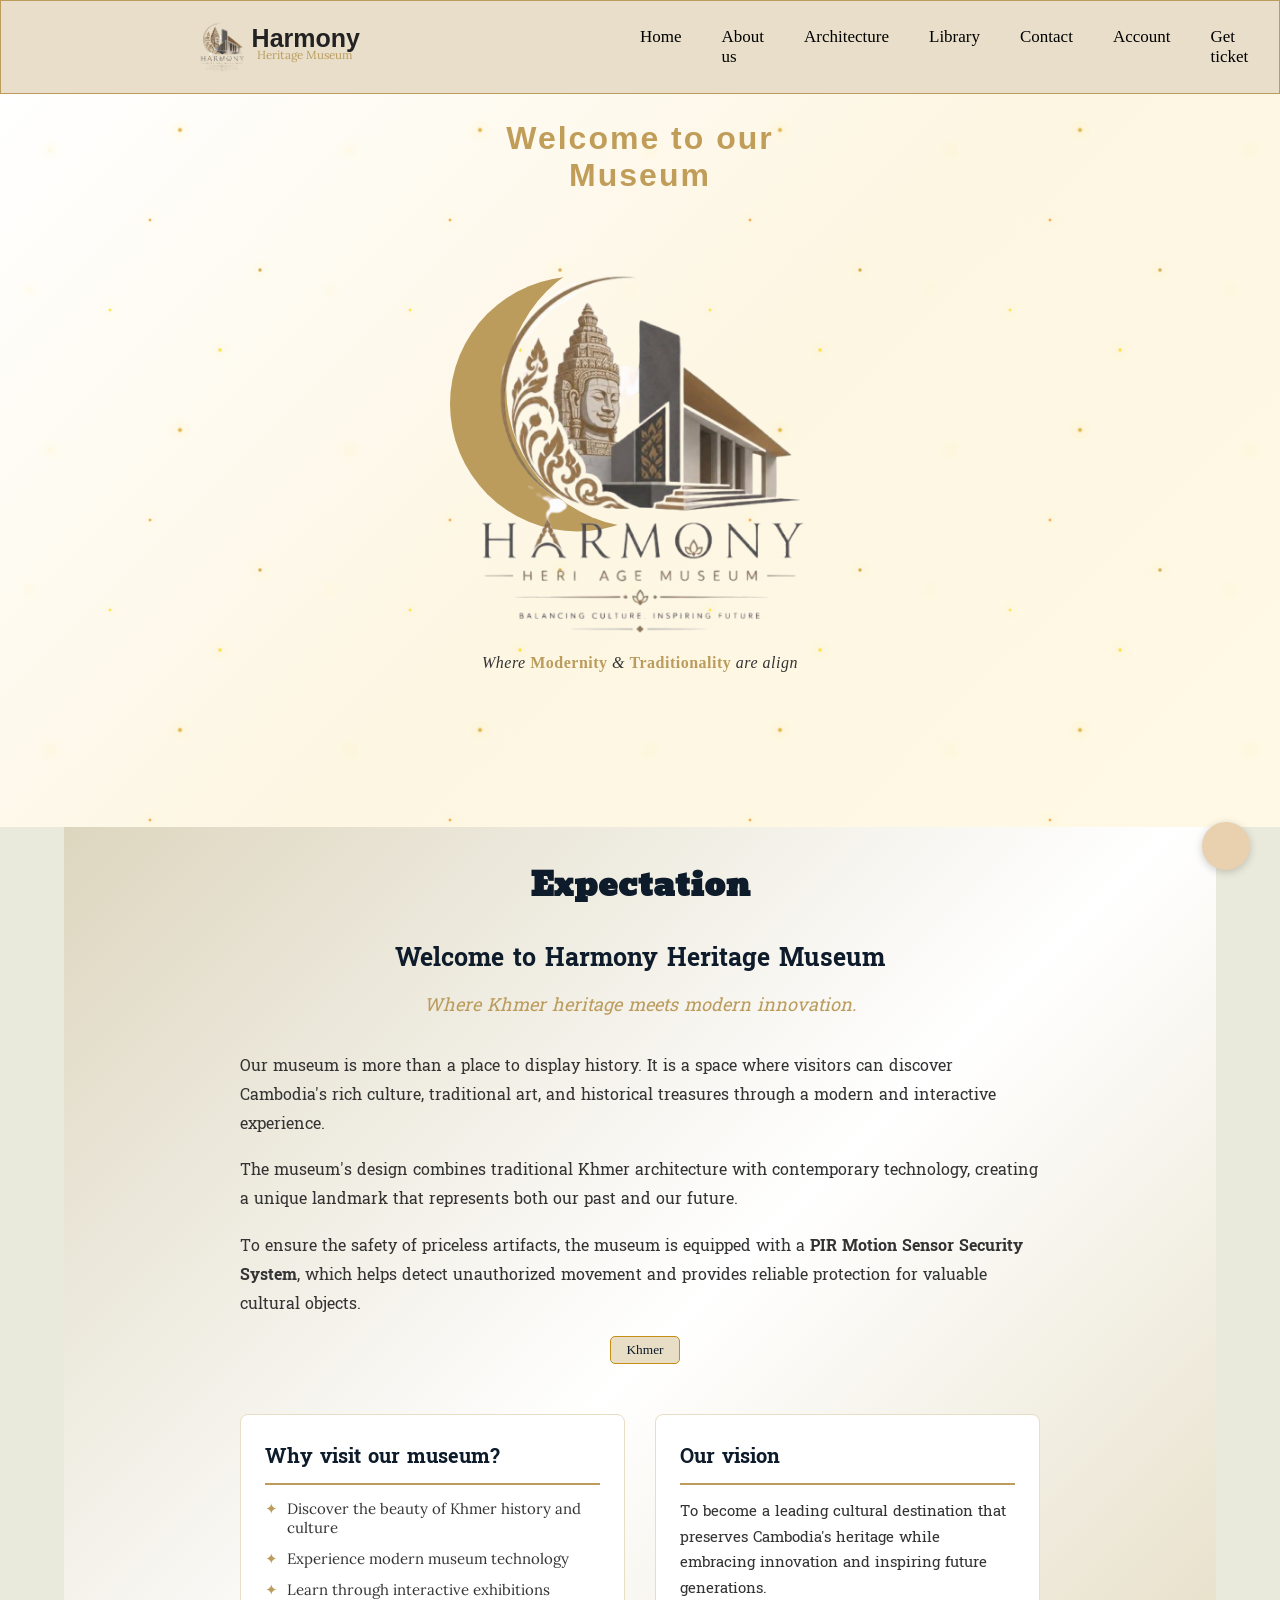
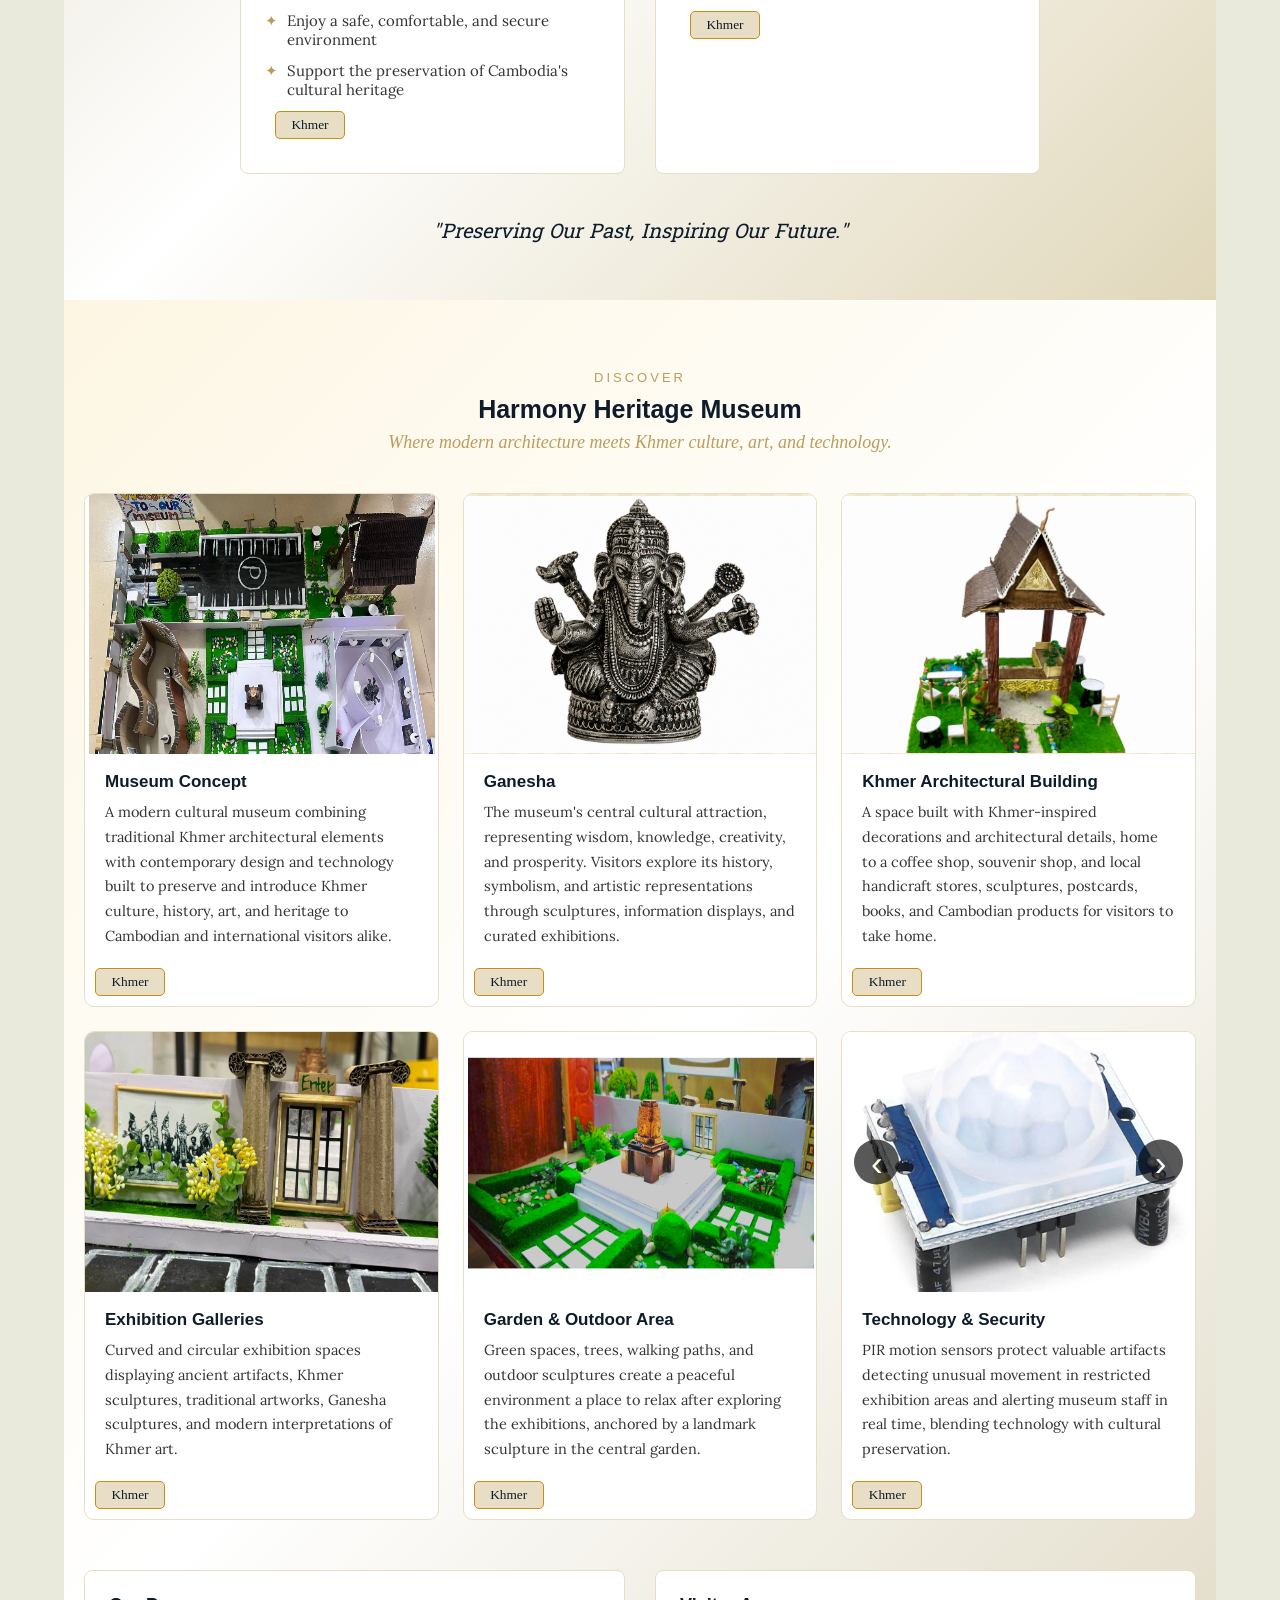
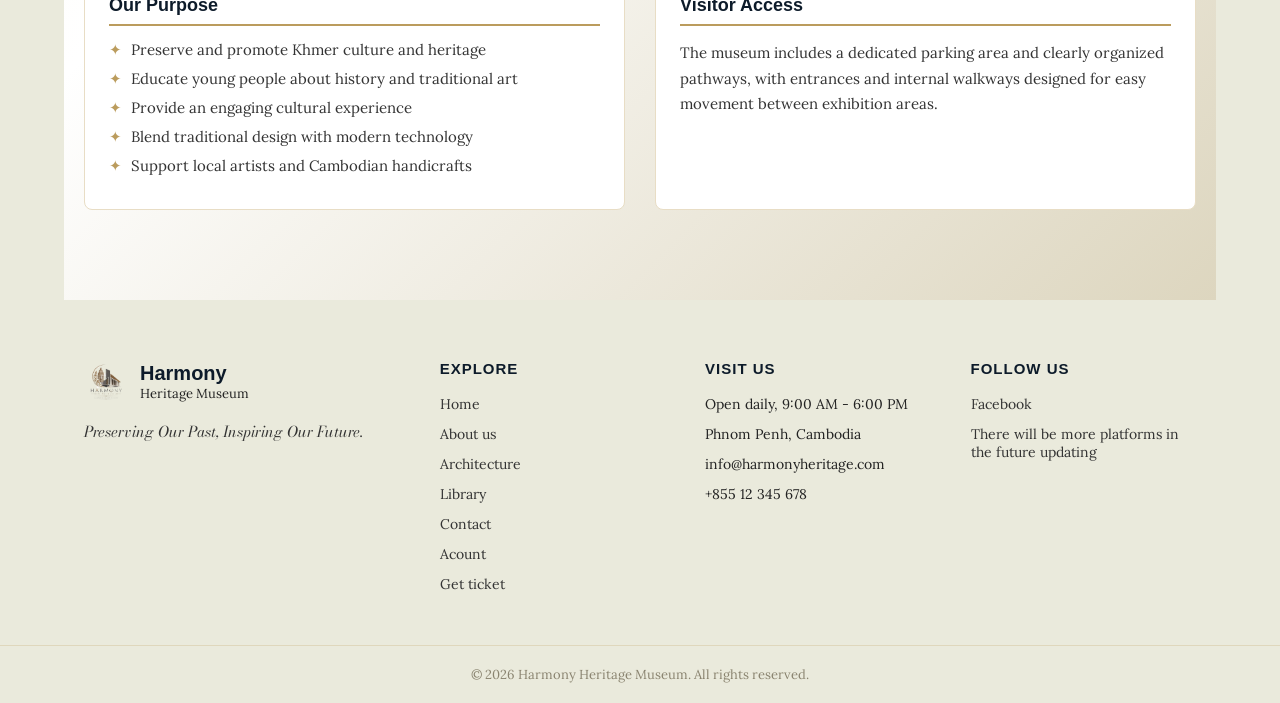
<file: index.html>
<!DOCTYPE html>
<html lang="en">
    <head>
        <meta charset="UTF-8">
        <meta name="viewport" content="width=device-width, initial-scale=1.0">
        <title>Harmony Heritage Museum</title>
        <link rel="stylesheet" href="index.css">
        <link rel="icon" href="harmony-round.png">
        <link href="https://fonts.googleapis.com/css2?family=Lora&display=swap" rel="stylesheet">
        <link rel="preconnect" href="https://fonts.googleapis.com">
        <link rel="preconnect" href="https://fonts.gstatic.com" crossorigin>
        <link
            href="https://fonts.googleapis.com/css2?family=Battambang:wght@100;300;400;700;900&family=Bayon&family=Bodoni+Moda:ital,opsz,wght@0,6..96,400..900;1,6..96,400..900&family=Hanuman:wght@100..900&family=Montenegrin+Gothic+One&family=Moul&family=Noto+Sans+Khmer:wght@100..900&family=Noto+Serif:ital,wght@0,100..900;1,100..900&family=Nunito:ital,wght@0,200..1000;1,200..1000&family=Oswald:wght@200..700&family=Roboto+Condensed:ital,wght@0,100..900;1,100..900&family=Roboto:ital,wght@0,100..900;1,100..900&display=swap"
            rel="stylesheet">
        <link rel="preconnect" href="https://fonts.googleapis.com">
        <link rel="preconnect" href="https://fonts.gstatic.com" crossorigin>
        <link
            href="https://fonts.googleapis.com/css2?family=Battambang:wght@100;300;400;700;900&family=Bayon&family=Bodoni+Moda:ital,opsz,wght@0,6..96,400..900;1,6..96,400..900&family=Hanuman:wght@100..900&family=Montenegrin+Gothic+One&family=Moul&family=Noto+Sans+Khmer:wght@100..900&family=Noto+Serif:ital,wght@0,100..900;1,100..900&family=Nunito:ital,wght@0,200..1000;1,200..1000&family=Oswald:wght@200..700&family=Roboto+Condensed:ital,wght@0,100..900;1,100..900&family=Roboto:ital,wght@0,100..900;1,100..900&display=swap"
            rel="stylesheet">
    </head>

    <body>
        <header>
            <nav class="navbar">
                <div class="logo">
                    <img src="harmony-round-removebg-preview.png" alt="">
                    <div class="museum-tittle">
                        <h1>Harmony</h1>
                        <p><small>Heritage Museum</small></p>
                    </div>
                </div>

                <ul class="nav-links">
                    <li><a href="#home">Home</a></li>
                    <li><a href="#aboutus">About us</a></li>
                    <li><a href="#arch">Architecture</a></li>
                    <li><a href="library.html">Library</a></li>
                    <li><a href="#contact">Contact</a></li>
                    <li><a target="_blank" href="acc.html">Account</a></li>
                    <li><a target="_blank" href="buy-ticket.html">Get ticket</a></li>
                </ul>

                <div class="hamburger" onclick="document.querySelector('.nav-links').classList.toggle('active')">
                    ☰
                </div>
            </nav>
        </header>

        <main>
            <div class="home" id="home">
                <a href="#home">
                    <div class="sound-toggle" id="soundToggle">
                        <div class="scroll-indicator" id="scroll1">
                            <span></span>
                            <span></span>
                            <span></span>
                        </div>
                    </div>
                </a>
        
                <h1 style="transform: translateY(30px);">
                    Welcome to our
                </h1>

                <h1 style="transform: translateY(30px);">
                    Museum
                </h1>

                <div class="greeting" style="position: relative; width: 400px; height: 400px;;">
                    <svg width="300" height="400" viewBox="0 0 400 400" xmlns="http://www.w3.org/2000/svg"
                        style="position: absolute; top: 10px; left: 10px; ">
                        <defs>
                            <mask id="crescent-cutout">
                                <rect x="0" y="0" width="350" height="400" fill="white" />


                                <circle cx="260" cy="180" r="185" fill="black" />
                            </mask>
                        </defs>

                        < <circle cx="170" cy="200" r="170" fill="#bb9c5d" mask="url(#crescent-cutout)" />
                    </svg>

                    <img src="harmony-round-removebg-preview.png" alt=""
                        style="position: absolute; top: 10px; left: -25px; width: 450px; height: 500px; object-fit: contain;" />
                </div>

                <div class="home-quote" style="margin-top: 60px;">
                    <p>
                        Where <b>Modernity</b> & <b>Traditionality</b> are align
                    </p>
                </div>

                <div class="scroll-indicator">
                    <span></span>
                    <span></span>
                    <span></span>
                </div>
            </div>

            <div class="about-us" id="aboutus">
                <div class="about-container">
                    <h1 style="transform: translateY(-20px);">
                        Expectation
                    </h1>

                    <h2>Welcome to Harmony Heritage Museum</h2>

                    <p class="about-tagline">
                        Where Khmer heritage meets modern innovation.
                    </p>

                    <p class="about-text" id="about-text1">
                        Our museum is more than a place to display history. It is a space where visitors can discover
                        Cambodia's rich culture, traditional art, and historical treasures through a modern and
                        interactive
                        experience.
                    </p>

                    <p class="about-text" id="about-text2">
                        The museum's design combines traditional Khmer architecture with contemporary technology,
                        creating
                        a unique landmark that represents both our past and our future.
                    </p>

                    <p class="about-text" id="about-text3">
                        To ensure the safety of priceless artifacts, the museum is equipped with a
                        <b>PIR Motion Sensor Security System</b>, which helps detect unauthorized movement and provides
                        reliable protection for valuable cultural objects.
                    </p>
                    <button class="translate" id="greetingTranslate" ;">Khmer</button>
                    <div class="about-grid">
                        <div class="about-why">
                            <h3>Why visit our museum?</h3>

                            <ul>
                                <li id="whylist1">Discover the beauty of Khmer history and culture</li>
                                <li id="whylist2">Experience modern museum technology</li>
                                <li id="whylist3">Learn through interactive exhibitions</li>
                                <li id="whylist4">Enjoy a safe, comfortable, and secure environment</li>
                                <li id="whylist5">Support the preservation of Cambodia's cultural heritage</li>
                            </ul>
                            <button class="translate" id="reasonTranslate">Khmer</button>
                        </div>

                        <div class="about-vision">
                            <h3>Our vision</h3>

                            <p>
                                To become a leading cultural destination that preserves Cambodia's heritage while
                                embracing
                                innovation and inspiring future generations.
                            </p>
                            <button class="translate" id="visionTranslate"
                                style="transform: translateY(10px);">Khmer</button>
                        </div>
                    </div>

                    <p class="about-slogan">
                        "Preserving Our Past, Inspiring Our Future."
                    </p>
                </div>
            </div>

            <div class="museum-info" id="arch">
                <div class="info-header">
                    <p class="section-label">Discover</p>

                    <h2>Harmony Heritage Museum</h2>

                    <p class="about-tagline">
                        Where modern architecture meets Khmer culture, art, and technology.
                    </p>
                </div>

                <div class="info-grid">
                    <div class="info-card">
                        <div class="info-img-placeholder">
                            <div class="threedimg" id="threeimg0"></div>
                        </div>
                        <h3>Museum Concept</h3>

                        <p>
                            A modern cultural museum combining traditional Khmer architectural elements with
                            contemporary design and technology built to preserve and introduce Khmer culture,
                            history, art, and heritage to Cambodian and international visitors alike.
                        </p>
                        <button id="translate1" class="translate">Khmer</button>
                    </div>

                    <div class="info-card featured">
                        <div class="info-img-placeholder large image-slider">
                            <div class="info-img-placeholder large">
                                <div class="threedimg" id="threeimg1"></div>
                            </div>
                        </div>

                        <h3>
                            Ganesha
                            <span class="khmer-tag"></span>
                        </h3>

                        <p>
                            The museum's central cultural attraction, representing wisdom, knowledge, creativity, and
                            prosperity. Visitors explore its history, symbolism, and artistic representations
                            through sculptures, information displays, and curated exhibitions.
                        </p>
                        <button id="translate2" class="translate">Khmer</button>
                    </div>

                    <div class="info-card">
                        <div class="info-img-placeholder image-slider">
                            <div class="info-img-placeholder">
                                <div class="threedimg" id="threeimg2"></div>
                            </div>
                        </div>

                        <h3>Khmer Architectural Building</h3>

                        <p>
                            A space built with Khmer-inspired decorations and architectural details, home to a
                            coffee shop, souvenir shop, and local handicraft stores, sculptures, postcards, books,
                            and Cambodian products for visitors to take home.
                        </p>
                        <button id="translate3" class="translate">Khmer</button>
                    </div>

                    <div class="info-card">
                        <div class="info-img-placeholder image-slider">
                            <div class="info-img-placeholder">
                                <div class="threedimg" id="threeimg3"></div>
                            </div>
                        </div>

                        <h3>Exhibition Galleries</h3>

                        <p>
                            Curved and circular exhibition spaces displaying ancient artifacts, Khmer sculptures,
                            traditional artworks, Ganesha sculptures, and modern interpretations of Khmer art.
                        </p>
                        <button id="translate4" class="translate">Khmer</button>
                    </div>

                    <div class="info-card">
                        <div class="info-img-placeholder">
                            <div class="threedimg" id="threeimg4"></div>
                        </div>

                        <h3>Garden & Outdoor Area</h3>

                        <p>
                            Green spaces, trees, walking paths, and outdoor sculptures create a peaceful environment a
                            place to relax after
                            exploring the exhibitions, anchored by a landmark sculpture in the central garden.
                        </p>

                        <button id="translate5" class="translate">Khmer</button>
                    </div>

                    <div class="info-card">
                        <div class="info-img-placeholder image-slider">
                            <button class="slider-btn prev" type="button">‹</button>

                            <div class="threedimg" id="threeimg5"></div>

                            <button class="slider-btn next" type="button">›</button>
                        </div>

                        <h3>Technology & Security</h3>

                        <p>
                            PIR motion sensors protect valuable artifacts detecting unusual movement in restricted
                            exhibition areas and alerting museum staff in real time, blending technology with
                            cultural preservation.
                        </p>
                        <button id="translate6" class="translate">Khmer</button>
                    </div>
                </div>

                <div class="info-footer">
                    <div class="info-footer-item">
                        <h4>Our Purpose</h4>

                        <ul>
                            <li>Preserve and promote Khmer culture and heritage</li>
                            <li>Educate young people about history and traditional art</li>
                            <li>Provide an engaging cultural experience</li>
                            <li>Blend traditional design with modern technology</li>
                            <li>Support local artists and Cambodian handicrafts</li>
                        </ul>
                    </div>

                    <div class="info-footer-item">
                        <h4>Visitor Access</h4>

                        <p>
                            The museum includes a dedicated parking area and clearly organized pathways, with
                            entrances and internal walkways designed for easy movement between exhibition areas.
                        </p>
                    </div>
                </div>
            </div>
            
        </main>
        <footer class="site-footer" id="contact">
            <div class="footer-container">
                <div class="footer-brand">
                    <div class="footer-logo">
                        <img src="harmony-round-removebg-preview.png" alt="">
                        <div>
                            <h3>Harmony</h3>
                            <p>Heritage Museum</p>
                        </div>
                    </div>
                    <p class="footer-tagline">
                        Preserving Our Past, Inspiring Our Future.
                    </p>
                </div>

                <div class="footer-links">
                    <h4>Explore</h4>
                    <ul>
                        <li><a href="#home">Home</a></li>
                        <li><a href="#aboutus">About us</a></li>
                        <li><a href="#arch">Architecture</a></li>
                        <li><a href="library.html">Library</a></li>
                        <li><a href="#contact">Contact</a></li>
                        <li><a target="_blank" href="acc.html">Acount</a></li>
                        <li><a target="_blank" href="buy-ticket.html">Get ticket</a></li>
                    </ul>
                </div>

                <div class="footer-links">
                    <h4>Visit us</h4>
                    <ul>
                        <li>Open daily, 9:00 AM - 6:00 PM</li>
                        <li>Phnom Penh, Cambodia</li>
                        <li>info@harmonyheritage.com</li>
                        <li>+855 12 345 678</li>
                    </ul>
                </div>

                <div class="footer-links">
                    <h4>Follow us</h4>
                    <ul class="footer-social">
                        <li><a href="https://www.facebook.com/share/1FCtQmSQcn/?mibextid=wwXIfr" aria-label="Facebook">Facebook</a></li>
                        <li><a href="">There will be more platforms in the future updating</a></li>
                    </ul>
                </div>
            </div>

            <div class="footer-bottom">
                <p>&copy; <span id="footer-year"></span> Harmony Heritage Museum. All rights reserved.</p>
            </div>
        </footer>
 
        <script src="index.js"></script>
    </body>
</html>
</file>
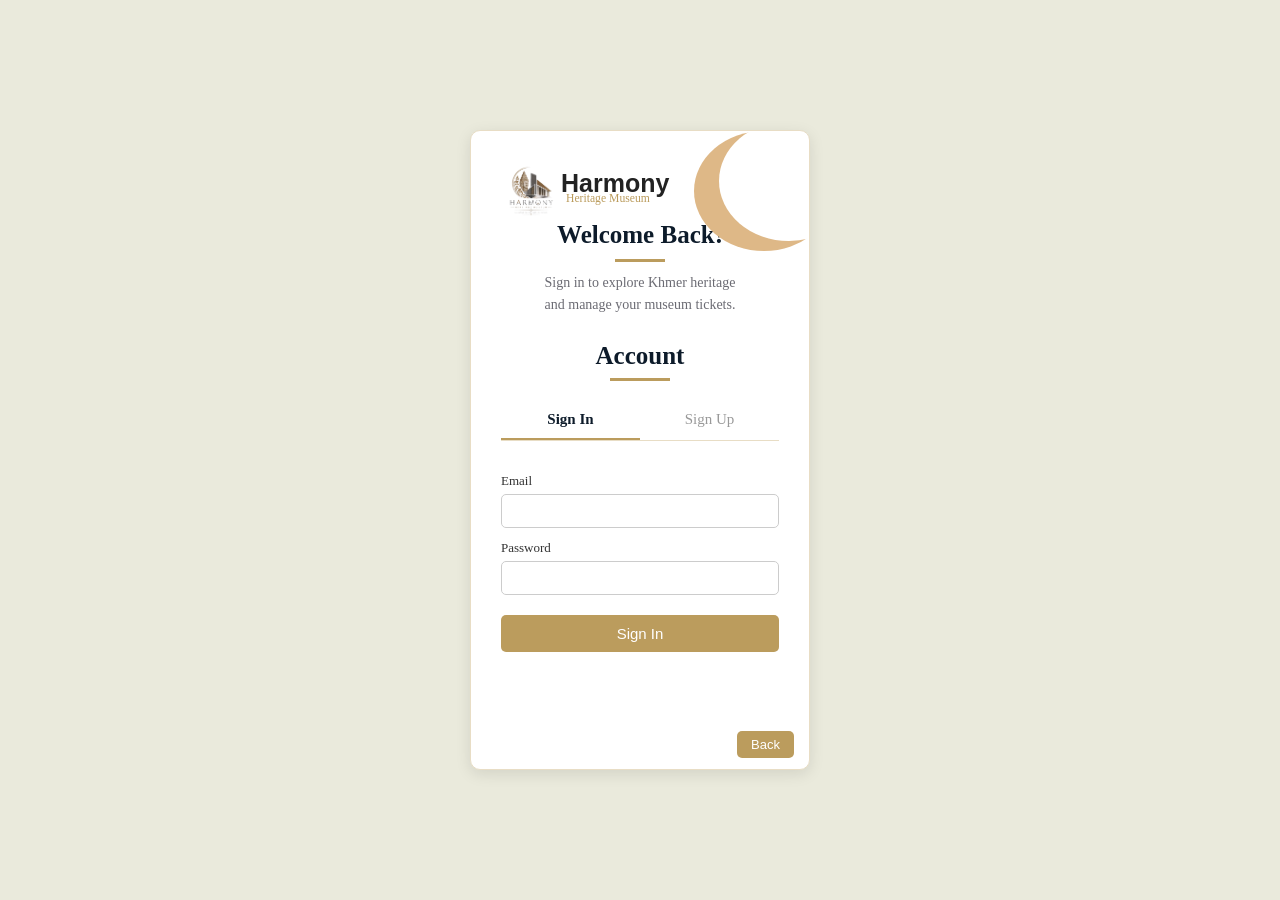
<file: acc.html>
<!DOCTYPE html>
<html lang="en">
    <head>
        <meta charset="UTF-8">
        <meta name="viewport" content="width=device-width, initial-scale=1.0">
        <title>Harmony Heritage Museum - Account</title>
        <link rel="stylesheet" href="acc.css">
    </head>
    <body>

        <div class="account-box">
           
                <a href="index.html"><button type="button" class="backBtn">Back</button></a>
            <div class="logo">
                <img src="harmony-round-removebg-preview.png" alt="">
                <div class="museum-tittle">
                    <h1>Harmony</h1>
                    <p><small>Heritage Museum</small></p>
                </div>
            </div>
            <div class="info">
                <h1>Welcome Back!</h1>
                <p>Sign in to explore Khmer heritage<br>and manage your museum tickets.</p>
            </div>
            <div class="account-header">
                <h1>Account</h1>
                <span class="underline"></span>
            </div>

           
            <div class="tabs">
                <button class="tab-btn active" id="signinTab">Sign In</button>
                <button class="tab-btn" id="signupTab">Sign Up</button>
                
            </div>

            
            <form id="signinForm" class="auth-form">
                <label for="siEmail">Email</label>
                <input type="email" id="siEmail" required>

                <label for="siPassword">Password</label>
                <input type="password" id="siPassword" required>

                <button type="submit" class="submitBtn">Sign In</button>
            </form>

            
            <form id="signupForm" class="auth-form hidden">
                <label for="suName">Full Name</label>
                <input type="text" id="suName" required>

                <label for="suEmail">Email</label>
                <input type="email" id="suEmail" required>

                <label for="suPassword">Password</label>
                <input type="password" id="suPassword" required>

                <button type="submit" class="submitBtn">Create Account</button>
        
            </form>

           
            <div id="profileView" class="profile-view hidden">
                <div class="avatar">
                    <svg xmlns="http://www.w3.org/2000/svg" viewBox="0 -960 960 960">
                        <path
                            d="M234-276q51-39 114-61.5T480-360q69 0 132 22.5T726-276q35-41 54.5-93T800-480q0-133-93.5-226.5T480-800q-133 0-226.5 93.5T160-480q0 59 19.5 111t54.5 93Zm146.5-204.5Q340-521 340-580t40.5-99.5Q421-720 480-720t99.5 40.5Q620-639 620-580t-40.5 99.5Q539-440 480-440t-99.5-40.5ZM480-80q-83 0-156-31.5T197-197q-54-54-85.5-127T80-480q0-83 31.5-156T197-763q54-54 127-85.5T480-880q83 0 156 31.5T763-763q54 54 85.5 127T880-480q0 83-31.5 156T763-197q-54 54-127 85.5T480-80Zm100-95.5q47-15.5 86-44.5-39-29-86-44.5T480-280q-53 0-100 15.5T294-220q39 29 86 44.5T480-160q53 0 100-15.5ZM523-537q17-17 17-43t-17-43q-17-17-43-17t-43 17q-17 17-17 43t17 43q17 17 43 17t43-17Zm-43-43Zm0 360Z" />
                    </svg>
                </div>
                <h2 id="profileName">Guest</h2>
                <p id="profileEmail">guest@example.com</p>
                <button id="logoutBtn" class="submitBtn logoutBtn">Log Out</button>
              
            </div>
        </div>

        <script src="acc.js"></script>
    </body>
</html>
</file>
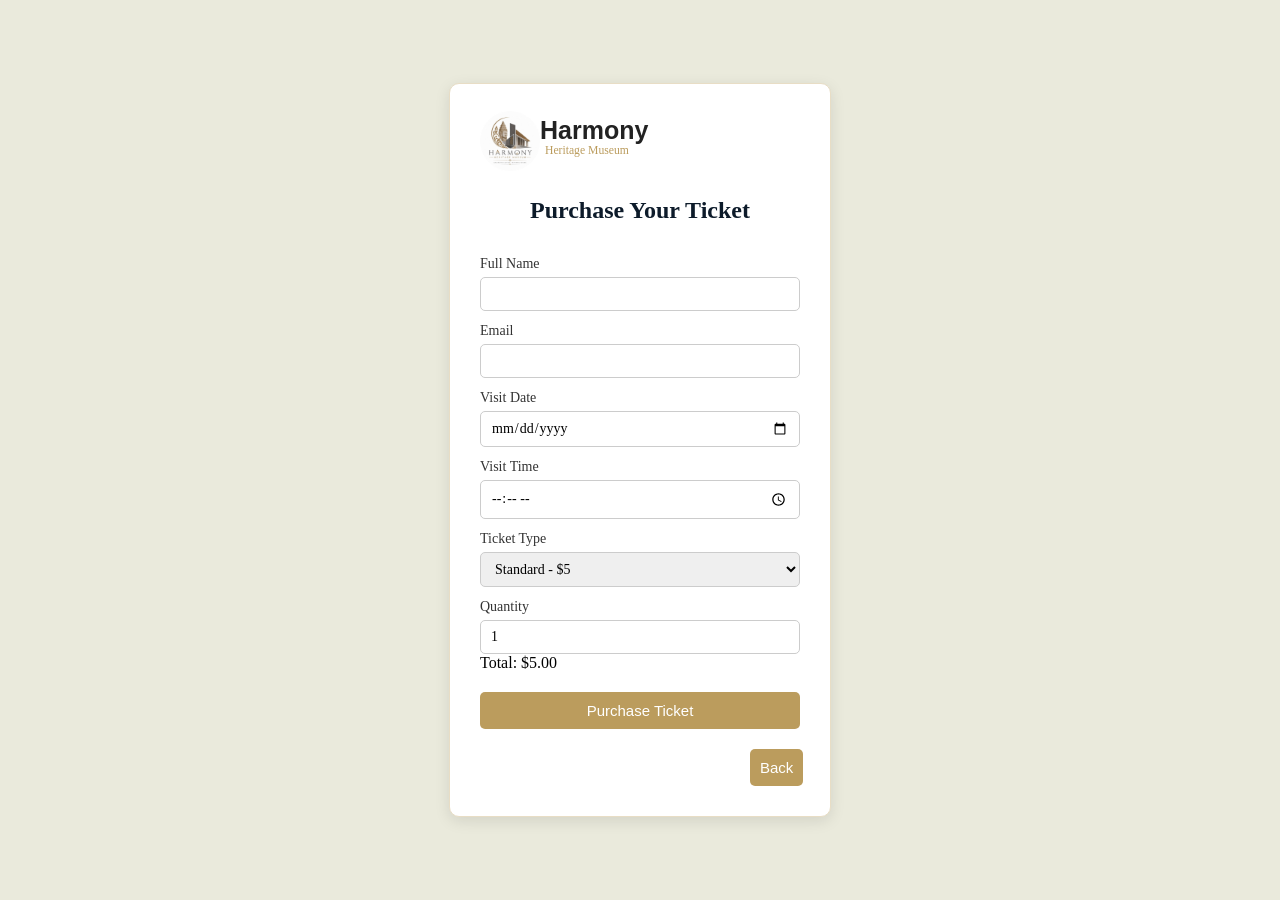
<file: buy-ticket.html>
<!DOCTYPE html>
<html lang="en">

    <head>
        <meta charset="UTF-8">
        <meta name="viewport" content="width=device-width, initial-scale=1.0">

        <title>Harmony Heritage Museum - Purchase Ticket</title>

        <link rel="icon" href="harmony-round.png">
        <link rel="stylesheet" href="buy-ticket.css">
    </head>

    <body>

        <form id="ticketForm">

            <div class="logo">
                <img src="harmony-round.png" alt="Harmony Heritage Museum">

                <div class="museum-tittle">
                    <h1>Harmony</h1>
                    <p><small>Heritage Museum</small></p>
                </div>
            </div>

            <h2>Purchase Your Ticket</h2>

            <label for="name">Full Name</label>
            <input type="text" id="name" required>


            <label for="email">Email</label>
            <input type="email" id="email" required>


            <label for="date">Visit Date</label>
            <input type="date" id="date" required>


            <label for="time">Visit Time</label>
            <input type="time" id="time" required>


            <label for="ticketType">Ticket Type</label>

            <select id="ticketType" required>
                <option value="standard" data-price="5">
                    Standard - $5
                </option>

                <option value="student" data-price="3">
                    Student - $3
                </option>

                <option value="child" data-price="0">
                    Child - Free
                </option>
            </select>


            <label for="quantity">Quantity</label>

            <input type="number" id="quantity" min="1" value="1" required>


            <div class="total">
                Total: $<span id="total">5.00</span>
            </div>


            <button type="submit">
                Purchase Ticket
            </button>

            <a href="index.html">
                <button type="button" class="backBtn">
                    Back
                </button>
            </a>

        </form>


        <script>

            const form = document.getElementById("ticketForm");

            const ticketType = document.getElementById("ticketType");

            const quantity = document.getElementById("quantity");

            const total = document.getElementById("total");


           
            function calculateTotal() {

                const price =
                    Number(
                        ticketType.options[
                            ticketType.selectedIndex
                        ].dataset.price
                    );

                const amount = Number(quantity.value);

                total.textContent =
                    (price * amount).toFixed(2);
            }


            ticketType.addEventListener(
                "change",
                calculateTotal
            );

            quantity.addEventListener(
                "input",
                calculateTotal
            );


           
            form.addEventListener("submit", function (event) {

                event.preventDefault();


                const name =
                    document.getElementById("name").value;

                const email =
                    document.getElementById("email").value;

                const date =
                    document.getElementById("date").value;

                const time =
                    document.getElementById("time").value;

                const type =
                    ticketType.options[
                        ticketType.selectedIndex
                    ].text;

                const price =
                    Number(
                        ticketType.options[
                            ticketType.selectedIndex
                        ].dataset.price
                    );

                const qty =
                    Number(quantity.value);

                const totalPrice =
                    price * qty;


                const ticketNumber =
                    "HHM-" +
                    Date.now().toString().slice(-8);


         
                const ticketData = {

                    name: name,

                    email: email,

                    date: date,

                    time: time,

                    type: type,

                    quantity: qty,

                    total: totalPrice.toFixed(2),

                    ticketNumber: ticketNumber

                };


                localStorage.setItem(
                    "harmonyTicket",
                    JSON.stringify(ticketData)
                );


              
                window.location.href = "ticket.html";

            });

        </script>

    </body>

</html>
</file>
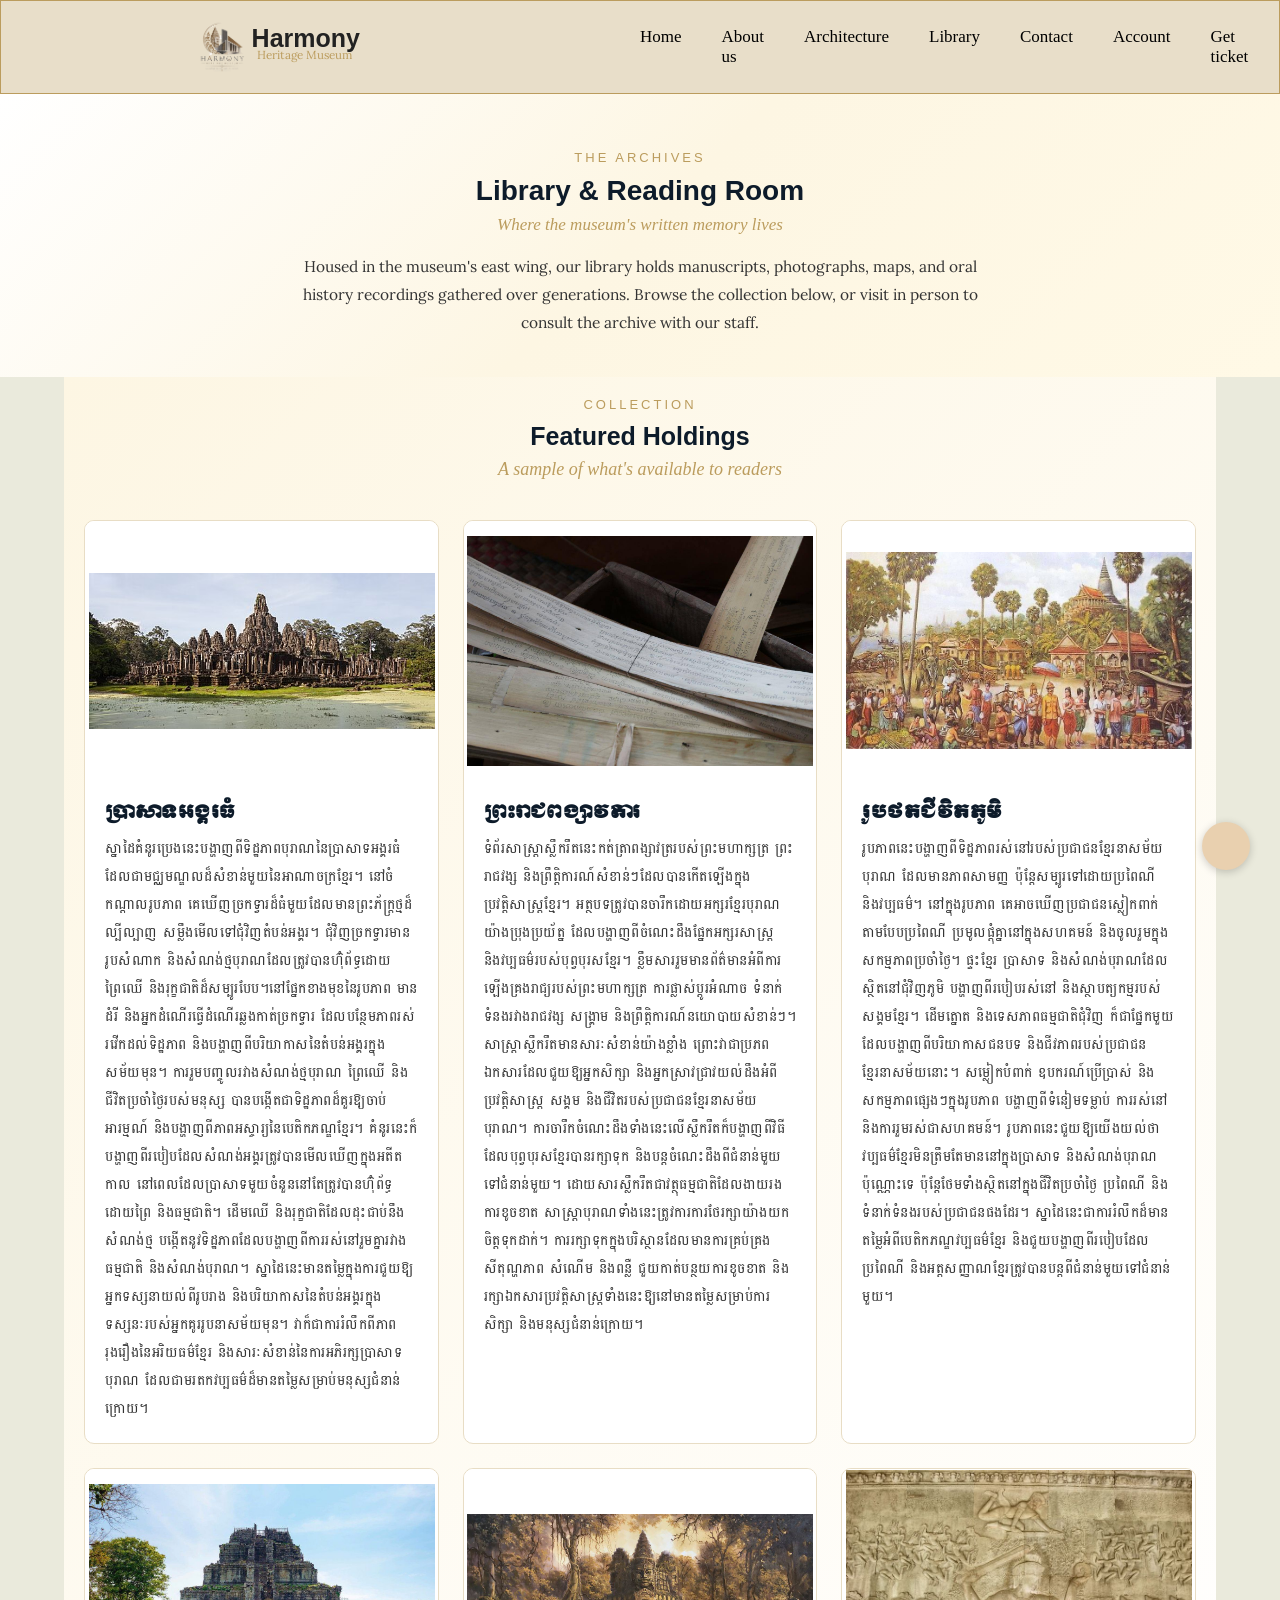
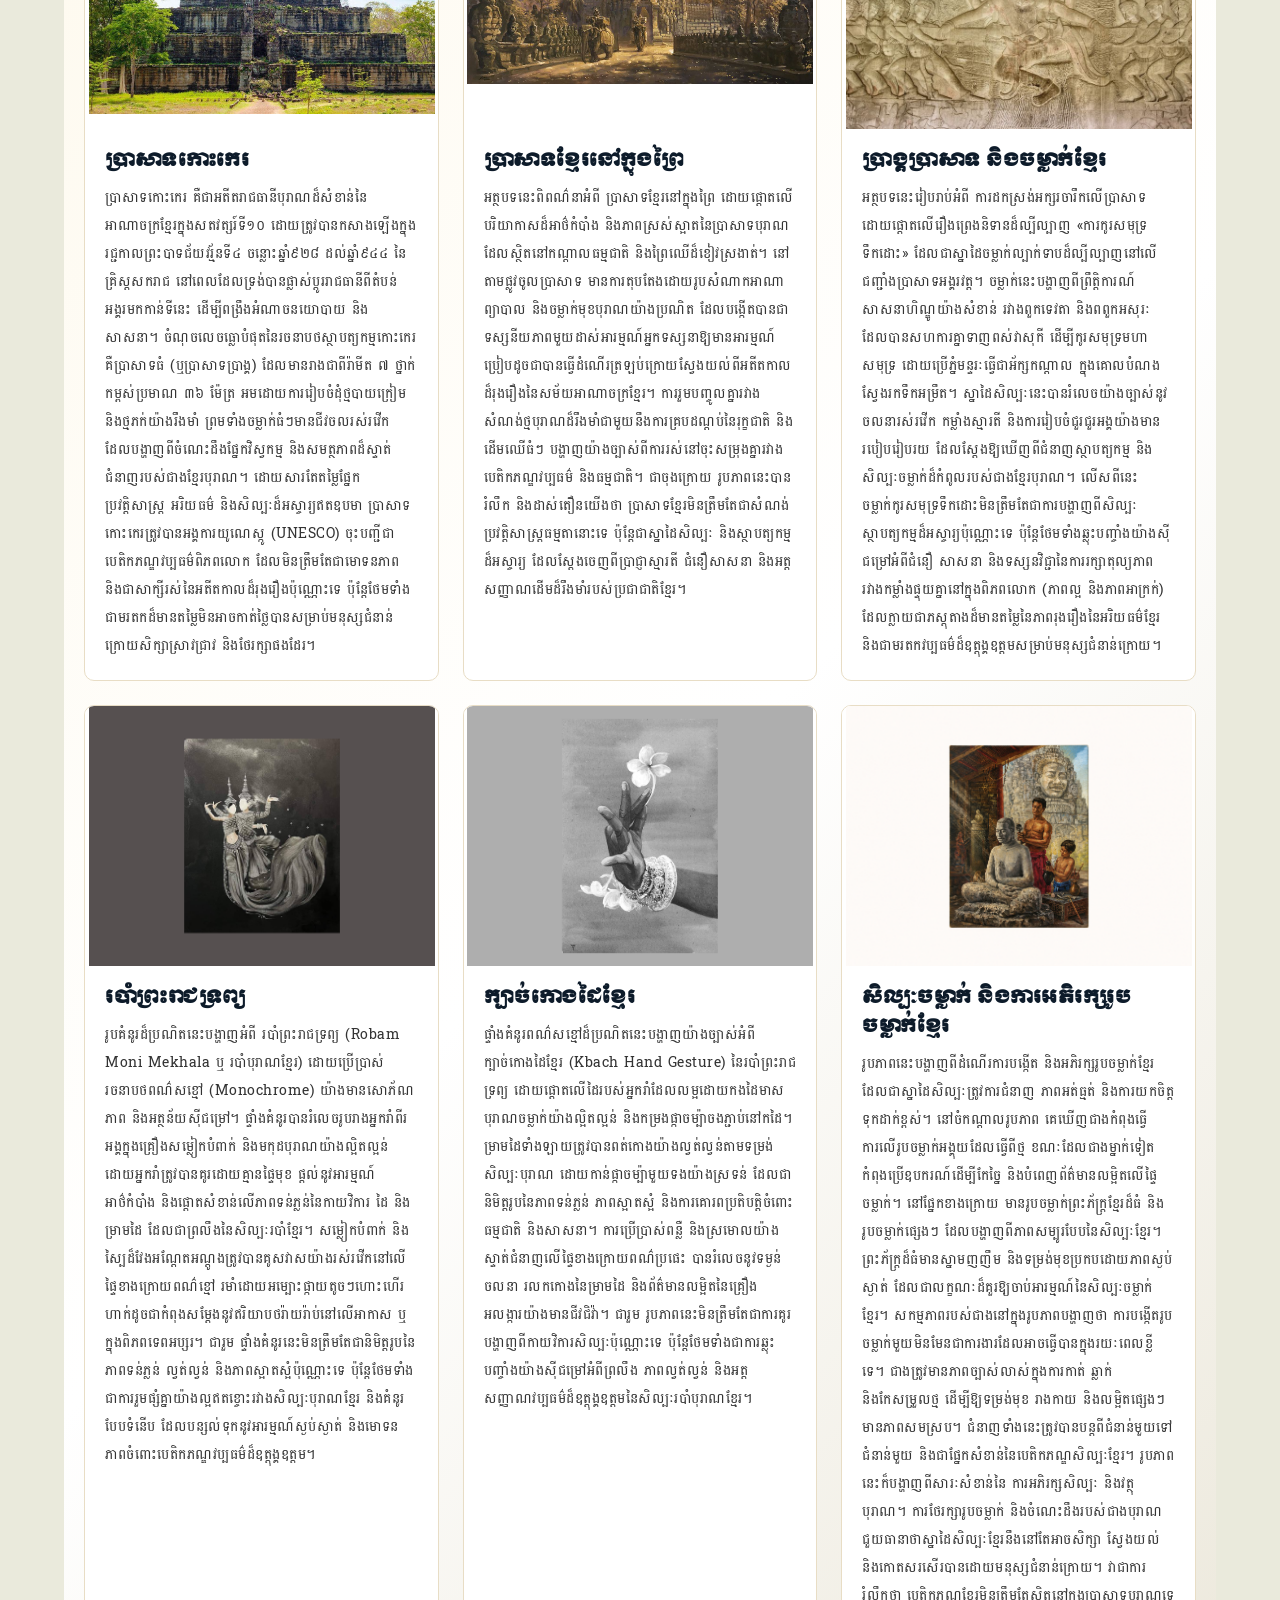
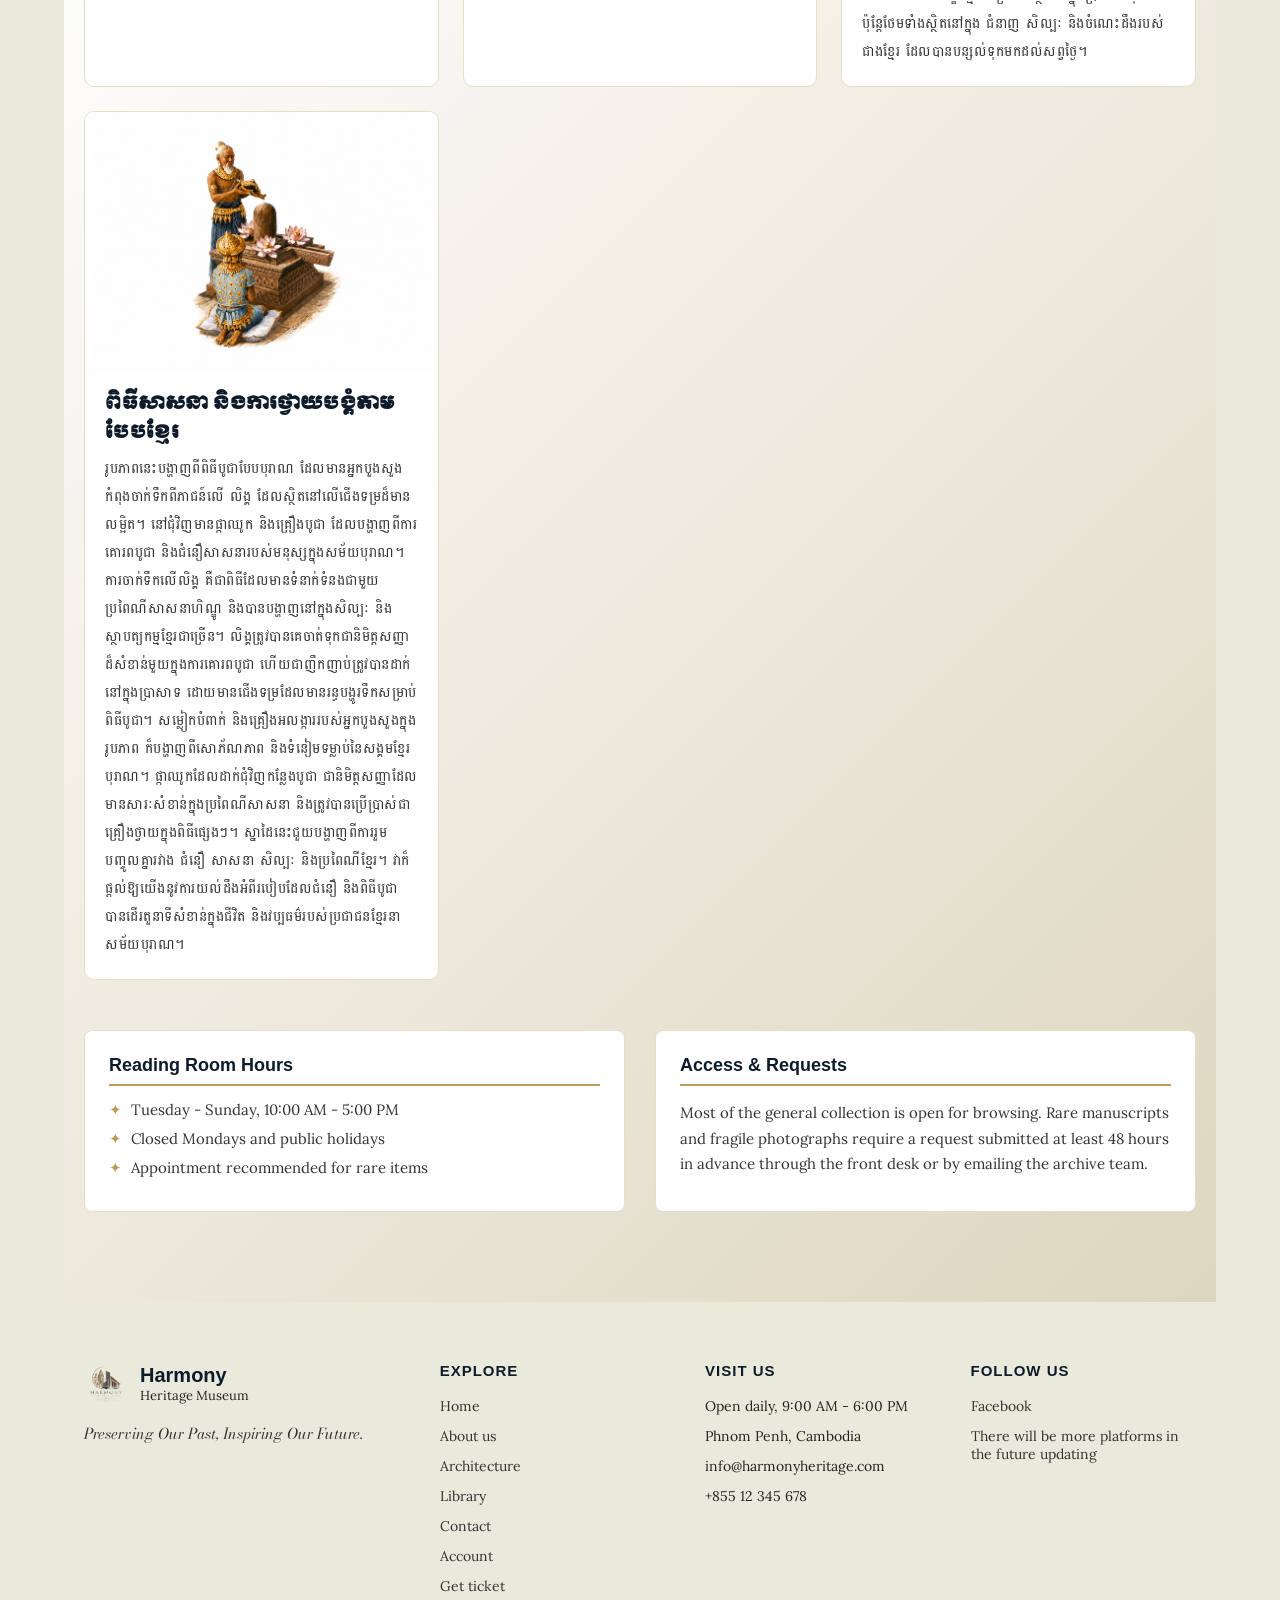
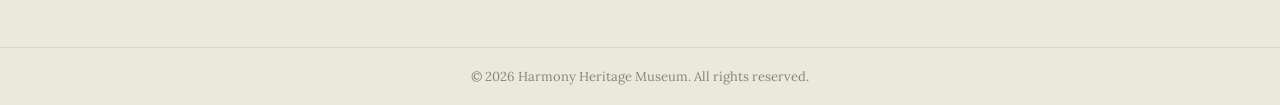
<file: library.html>
<!DOCTYPE html>
<html lang="en">
    <head>
        <meta charset="UTF-8">
        <meta name="viewport" content="width=device-width, initial-scale=1.0">
        <title>Harmony Heritage Museum - Library</title>
        <link rel="stylesheet" href="index.css">
        <link rel="stylesheet" href="library.css">
        <link rel="icon" href="harmony-round.png">
        <link href="https://fonts.googleapis.com/css2?family=Lora&display=swap" rel="stylesheet">
        <link rel="preconnect" href="https://fonts.googleapis.com">
        <link rel="preconnect" href="https://fonts.gstatic.com" crossorigin>
        <link
            href="https://fonts.googleapis.com/css2?family=Battambang:wght@100;300;400;700;900&family=Bayon&family=Bodoni+Moda:ital,opsz,wght@0,6..96,400..900;1,6..96,400..900&family=Hanuman:wght@100..900&family=Montenegrin+Gothic+One&family=Moul&family=Noto+Sans+Khmer:wght@100..900&family=Noto+Serif:ital,wght@0,100..900;1,100..900&family=Nunito:ital,wght@0,200..1000;1,200..1000&family=Oswald:wght@200..700&family=Roboto+Condensed:ital,wght@0,100..900;1,100..900&family=Roboto:ital,wght@0,100..900;1,100..900&display=swap"
            rel="stylesheet">
    </head>
    <body>
        <header>
            <nav class="navbar">
                <div class="logo">
                    <img src="harmony-round-removebg-preview.png" alt="">
                    <div class="museum-tittle">
                        <h1>Harmony</h1>
                        <p><small>Heritage Museum</small></p>
                    </div>
                </div>

                <ul class="nav-links">
                    <li><a href="index.html">Home</a></li>
                    <li><a href="index.html#aboutus">About us</a></li>
                    <li><a href="index.html#arch">Architecture</a></li>
                    <li><a href="library.html">Library</a></li>
                    <li><a href="index.html#contact">Contact</a></li>
                    <li><a target="_blank" href="acc.html">Account</a></li>
                    <li><a target="_blank" href="buy-ticket.html">Get ticket</a></li>
                </ul>

                <div class="hamburger" onclick="document.querySelector('.nav-links').classList.toggle('active')">
                    ☰
                </div>
            </nav>
        </header>

        <main>
            <a href="#library">
                <div class="sound-toggle" id="soundToggle">
                    <div class="scroll-indicator" id="scroll1">
                        <span></span>
                        <span></span>
                        <span></span>
                    </div>
                </div>
            </a>
            <section class="lib-hero" id="library">
                <div class="lib-hero-inner">
                    <p class="section-label">The Archives</p>
                    <h2>Library &amp; Reading Room</h2>
                    <p class="about-tagline">Where the museum's written memory lives</p>
                    <p class="lib-hero-text">
                        Housed in the museum's east wing, our library holds manuscripts, photographs,
                        maps, and oral history recordings gathered over generations. Browse the
                        collection below, or visit in person to consult the archive with our staff.
                    </p>
                </div>
            </section>




            <section class="museum-info lib-catalog">
                <div class="info-header">
                    <p class="section-label">Collection</p>
                    <h2>Featured Holdings</h2>
                    <p class="about-tagline">A sample of what's available to readers</p>
                </div>

                <div class="info-grid" id="catalog-grid">

                </div>

                <div class="info-footer">
                    <div class="info-footer-item">
                        <h4>Reading Room Hours</h4>
                        <ul>
                            <li>Tuesday - Sunday, 10:00 AM - 5:00 PM</li>
                            <li>Closed Mondays and public holidays</li>
                            <li>Appointment recommended for rare items</li>
                        </ul>
                    </div>
                    <div class="info-footer-item">
                        <h4>Access &amp; Requests</h4>
                        <p>
                            Most of the general collection is open for browsing. Rare manuscripts and
                            fragile photographs require a request submitted at least 48 hours in
                            advance through the front desk or by emailing the archive team.
                        </p>
                    </div>
                </div>
            </section>
        </main>

        <footer class="site-footer">
            <div class="footer-container">
                <div class="footer-brand">
                    <div class="footer-logo">
                        <img src="harmony-round-removebg-preview.png" alt="">
                        <div>
                            <h3>Harmony</h3>
                            <p>Heritage Museum</p>
                        </div>
                    </div>
                    <p class="footer-tagline">
                        Preserving Our Past, Inspiring Our Future.
                    </p>
                </div>

                <div class="footer-links">
                    <h4>Explore</h4>
                    <ul>
                        <li><a href="index.html">Home</a></li>
                        <li><a href="index.html#aboutus">About us</a></li>
                        <li><a href="index.html#arch">Architecture</a></li>
                        <li><a href="library.html">Library</a></li>
                        <li><a href="index.html#contact">Contact</a></li>
                        <li><a target="_blank" href="acc.html">Account</a></li>
                        <li><a target="_blank" href="buy-ticket.html">Get ticket</a></li>
                    </ul>
                </div>

                <div class="footer-links" id="contact">
                    <h4>Visit us</h4>
                    <ul>
                        <li>Open daily, 9:00 AM - 6:00 PM</li>
                        <li>Phnom Penh, Cambodia</li>
                        <li>info@harmonyheritage.com</li>
                        <li>+855 12 345 678</li>
                    </ul>
                </div>

                <div class="footer-links">
                    <h4>Follow us</h4>
                    <ul class="footer-social">
                        <li><a href="https://www.facebook.com/share/1FCtQmSQcn/?mibextid=wwXIfr"
                                aria-label="Facebook">Facebook</a></li>

                        <li><a href="">There will be more platforms in the future updating</a></li>
                    </ul>
                </div>
            </div>

            <div class="footer-bottom">
                <p>&copy; <span id="footer-year"></span> Harmony Heritage Museum. All rights reserved.</p>
            </div>
        </footer>

        <script src="library.js"></script>
    </body>
</html>
</file>
<file: index.css>
* {
    padding: 0;
    margin: 0;
    box-sizing: border-box;
}

html {
    scroll-behavior: smooth;
    scroll-padding-top: 90px;

}

body {
    min-height: 100vh;
    margin: 0;
    padding-top: 90px;
    background-color: hsl(60, 26%, 89%);
}

header {
    position: fixed;
    top: 0;
    left: 0;
    width: 100%;
    z-index: 1000;
    border: 1px solid #bb9c5d;

}

.navbar {
    display: flex;
    justify-content: space-between;
    align-items: center;
    padding: 1rem 2rem;
    background: hsl(40, 41%, 85%);
    color: #fff;
}

.navbar .logo {
    width: 40%;
    display: flex;
    justify-content: center;
    align-items: center;
}

.navbar .logo .museum-tittle h1 {
    color: #222;
    font-size: 25px;
    font-family: sans-serif;
}

.navbar .logo .museum-tittle p {
    color: #bb9c5d;
    transform: translateY(-8px);
    font-size: 14px;
    text-indent: 5px;
    font-family: 'Lora', Georgia, serif;
}

.navbar .logo img {
    width: 60px;
}

.nav-links {
    width: 50%;
    list-style: none;
    display: flex;
    gap: 2.5rem;
}

.nav-links a {
    color: black;
    text-decoration: none;
    position: relative;
    display: inline-block;
    transition: transform 0.5s ease-in-out;
    font-size: 17px;
}

.nav-links a:hover {
    color: black;
}

.nav-links a {
    position: relative;
    display: inline-block;
    transition: transform 0.5s ease-in-out;
}

.nav-links a::after {
    content: "";
    position: absolute;
    left: 0;
    bottom: -2px;
    height: 1px;
    width: 0;
    background-color: #bb9c5d;
    transition: width 0.5s ease-in-out;
}

.nav-links a:hover {
    transform: scale(1.15);
}

.nav-links a:hover::after {
    width: 100%;
}

.hamburger {
    display: none;
    cursor: pointer;
    font-size: 1.5rem;
    color: black;
    transform: translateX(5px);

}

@media (max-width: 768px) {
    .nav-links {
        display: none;
        flex-direction: column;
        position: absolute;
        top: 65px;
        right: 5px;
        background: hsl(40, 41%, 85%);
        width: 100px;
        border-radius: 10px;
        line-height: 5px;
        padding: 10px 0px;
        border: 1px #c78e14 solid;
    }

    .nav-links li {
        padding: -5px 0;
    }

    .nav-links a {
        transform: translateX(10px);
    }

    .nav-links a:hover {
        transform: translateX(10px);

    }

    .nav-links a::after {
        content: "";
        position: absolute;
        left: 0;
        bottom: -7px;
        height: 1.5px;
        width: 0;
        transition: width 0.5s ease-in-out;
        background-color: #bb9c5d;
    }

    .nav-links a:hover::after {
        width: 100%;
    }

    .nav-links.active {
        display: flex;

    }

    .hamburger {
        display: block;
    }
}

main .home {
    width: 100%;
    min-height: 737px;
    text-align: center;
    position: relative;
    overflow: hidden;
    background: linear-gradient(135deg, #ffffff 0%, #fdf6e3 50%, #fff9e6 100%);
    padding-top: 30px;
}

main .home::before {
    content: "";
    position: absolute;
    inset: 0;
    background-image:
        radial-gradient(2px 2px at 50px 60px, #f9bc06, transparent),
        radial-gradient(2.5px 2.5px at 180px 40px, #e6ab0b, transparent),
        radial-gradient(2px 2px at 260px 180px, #ffd76a, transparent),
        radial-gradient(2px 2px at 340px 90px, #f5bb0c, transparent),
        radial-gradient(1.5px 1.5px at 110px 220px, #f4b407, transparent),
        radial-gradient(2.5px 2.5px at 400px 250px, #ebb30c, transparent);
    background-repeat: repeat;
    background-size: 300px 300px;
    filter: drop-shadow(0 0 3px #ffd76a);
    animation: twinkle 2.5s ease-in-out infinite;
    pointer-events: none;
    z-index: 0;
}

.home h1 {
    font-family: Arial, Helvetica, sans-serif;
    color: black;
    letter-spacing: 2px;
    transform: translateY(30px);
    position: relative;
    z-index: 1;
}

.home-quote p {
    font-family: 'Times New Roman', Times, serif;
    font-style: italic;
    font-size: 16px;
    color: #333;
    letter-spacing: 0.5px;
}

.home-quote p b {
    color: #bb9c5d;
    font-weight: 700;
    font-style: normal;
}

main .home img {
    margin: auto;
}

main .home .greeting {
    margin: auto;
    width: 500px;
    height: 400px;
    opacity: 1;

}

@keyframes float-moon {

    0%,
    100% {
        transform: translateY(0px);
    }

    50% {
        transform: translateY(-15px);
    }
}

main .home .greeting svg {
    animation: float-moon 4s ease-in-out infinite;
}

@keyframes twinkle {

    0%,
    100% {
        opacity: 0.3;
        transform: scale(1);
    }

    50% {
        opacity: 1;
        transform: scale(1.3);
    }
}

main .home::before {
    content: "";
    position: absolute;
    inset: 0;
    background-image:
        radial-gradient(2.5px 2.5px at 50px 60px, #fff8dc, transparent),
        radial-gradient(3px 3px at 180px 40px, #d99f17, transparent),
        radial-gradient(2.5px 2.5px at 260px 180px, #c78e14, transparent),
        radial-gradient(3px 3px at 340px 90px, #fff8dc, transparent),
        radial-gradient(2px 2px at 110px 220px, #ffd700, transparent),
        radial-gradient(3px 3px at 400px 250px, #ffe066, transparent),
        radial-gradient(2px 2px at 30px 200px, #fff8dc, transparent),
        radial-gradient(2.5px 2.5px at 220px 260px, #ffd700, transparent),
        radial-gradient(2px 2px at 150px 130px, #ea8b0f, transparent);
    background-repeat: repeat;
    background-size: 300px 300px;
    filter: drop-shadow(0 0 6px #ffd700) drop-shadow(0 0 3px #fff8dc);
    animation: twinkle 2.5s ease-in-out infinite;
    pointer-events: none;
    z-index: 0;
}

.about-us {
    width: 90%;
    margin: auto;
    padding: 50px 20px;
    background: linear-gradient(135deg, #ddd6bf 0%, #ffffff 50%, #e0d7ba 100%);
    display: flex;
    justify-content: center;

}

.about-container {
    max-width: 800px;
    text-align: center;
}

.about-container .section-label {
    color: #bb9c5d;
    letter-spacing: 3px;
    text-transform: uppercase;
    font-size: 13px;
    font-family: sans-serif;
    margin-bottom: 10px;
}
.about-container h1 {
    font-family: "Moul", serif;
    color: #0d1b2a;
}
.about-container h2 {
    font-family: Arial, Helvetica, sans-serif;
    font-family: "Battambang", system-ui;
    font-weight: 700;
    color: #0d1b2a;
    font-size: 25px;
    margin-bottom: 8px;
}
.about-container p {
    font-family: "Battambang", system-ui;
}
.about-tagline {
    font-family: 'Times New Roman', Times, serif;
    font-family: "Battambang", system-ui;
    font-style: italic;
    color: #bb9c5d;
    font-size: 18px;
    margin-bottom: 30px;
}

.about-text {
    font-family: 'Lora', Georgia, serif;
    color: #333;
    font-size: 16px;
    line-height: 1.8;
    margin-bottom: 18px;
    text-align: left;
}

.about-grid {
    display: grid;
    grid-template-columns: 1fr 1fr;
    gap: 30px;
    margin-top: 40px;
    text-align: left;
}

.about-why,
.about-vision {
    background: #ffffff;
    border: 1px solid #e8ddc5;
    border-radius: 8px;
    padding: 24px;
}

.about-why h3,
.about-vision h3 {
    font-family: Arial, Helvetica, sans-serif;
    font-family: "Battambang", system-ui;
    color: #0d1b2a;
    font-size: 20px;
    margin-bottom: 14px;
    border-bottom: 2px solid #bb9c5d;
    padding-bottom: 8px;
}

.about-why ul {
    list-style: none;
    padding: 0;
}

.about-why li {
    font-family: 'Lora', Georgia, serif;
    color: #333;
    font-size: 15px;
    margin-bottom: 12px;
    padding-left: 22px;
    position: relative;
}

.about-why li::before {
    content: "✦";
    color: #bb9c5d;
    position: absolute;
    left: 0;
}

.about-vision p {
    font-family: 'Lora', Georgia, serif;
    font-family: "Battambang", system-ui;
    color: #333;
    font-size: 15px;
    line-height: 1.7;
}

.about-slogan {
    font-family: 'Bodoni Moda', serif;
    font-style: italic;
    color: #0d1b2a;
    font-size: 20px;
    margin-top: 40px;
}

@media (max-width: 768px) {
    .about-grid {
        grid-template-columns: 1fr;
    }
}
#scroll1{
    transform: rotate(180deg);
    margin-bottom: -40px;
    margin-left: -5.5px;
    
}
.scroll-indicator {
    position: absolute;
    bottom: 30px;
    left: 50%;
    transform: translateX(-50%);
    display: flex;
    flex-direction: column;
    align-items: center;
    gap: 4px;
    z-index: 2;
}

.scroll-indicator span {
    width: 14px;
    height: 14px;
    border-right: 3px solid #bb9c5d;
    border-bottom: 3px solid #bb9c5d;
    transform: rotate(45deg);
    animation: scroll-bounce 1.6s ease-in-out infinite;
    opacity: 0;
}

.scroll-indicator span:nth-child(1) {
    animation-delay: 0s;
}

.scroll-indicator span:nth-child(2) {
    animation-delay: 0.2s;
}

.scroll-indicator span:nth-child(3) {
    animation-delay: 0.4s;
}

@keyframes scroll-bounce {
    0% {
        opacity: 0;
        transform: rotate(45deg) translate(0, 0);
    }

    30% {
        opacity: 1;
    }

    60% {
        opacity: 1;
    }

    100% {
        opacity: 0;
        transform: rotate(45deg) translate(12px, 12px);
    }
}

.sound-toggle {
    position: fixed;
    bottom: 30px;
    right: 30px;
    width: 48px;
    height: 48px;
    border-radius: 50%;
    background: hsl(34, 57%, 80%);
    color: azure;
    display: flex;
    align-items: center;
    justify-content: center;
    cursor: pointer;
    z-index: 999;
    font-size: 20px;
    box-shadow: 0 2px 8px rgba(0, 0, 0, 0.2);
}

@keyframes riseUp {
    from {
        opacity: 0;
        transform: translateY(60px);
    }

    to {
        opacity: 1;
        transform: translateY(0);
    }
}

@keyframes slideFromRight {
    from {
        opacity: 0;
        transform: translateX(80px);

    }

    to {
        opacity: 1;
        transform: translateX(0);
    }
}

@keyframes slideFromLeft {
    from {
        opacity: 0;
        transform: translateX(-80px);

    }

    to {
        opacity: 1;
        transform: translateX(0);
    }
}

main .home h1 {
    opacity: 0;
    color: hsl(40, 45%, 55%);
    animation: slideFromRight 1.2s ease-out forwards,
      
}


main .home h1:nth-of-type(2) {
    animation: slideFromRight 1.2s ease-out 0.3s forwards,
   
}

main .home .greeting {
    opacity: 0;
    animation: riseUp 1.4s ease-out 0.5s forwards;
}

.home-quote p {
    opacity: 0;
    animation: slideFromLeft 1.2s ease-out 1.4s forwards;

}

main .home h1,
main .home .greeting,
.home-quote p {
    opacity: 0;
}

.play-rise {
    animation: riseUp 1.4s ease-out 0.5s forwards;
}

.play-right {
    animation: slideFromRight 1.2s ease-out forwards;
}

.play-right-delay {
    animation: slideFromRight 1.2s ease-out 0.3s forwards;
}

.play-left {
    animation: slideFromLeft 1.2s ease-out 1.4s forwards;
}

* {
    padding: 0;
    margin: 0;
    box-sizing: border-box;
}

html {
    scroll-behavior: smooth;
}

body {
    min-height: 100vh;
    background-color: hsl(60, 26%, 89%);
}



header h1 {
    font-family: Arial, Helvetica, sans-serif;
    color: #222;
    font-size: 20px;
}

header p {
    color: #bb9c5d;
    font-size: 12px;
    font-family: 'Lora', serif;
}

.museum-info {
    width: 90%;
    margin: auto;
    padding: 70px 20px 90px;
    background: linear-gradient(135deg, #fdf6e3 0%, #ffffff 50%, #ddd6bf 100%);
}

.info-header {
    text-align: center;
    max-width: 700px;
    margin: 0 auto 40px;
}

.info-header .section-label {
    color: #bb9c5d;
    letter-spacing: 3px;
    text-transform: uppercase;
    font-size: 13px;
    font-family: sans-serif;
    margin-bottom: 10px;
}

.info-header h2 {
    font-family: Arial, Helvetica, sans-serif;
    font-weight: 700;
    color: #0d1b2a;
    font-size: 25px;
    margin-bottom: 8px;
}

.info-header .about-tagline {
    font-family: 'Times New Roman', Times, serif;
    font-style: italic;
    color: #bb9c5d;
    font-size: 18px;
}

.info-grid {
    display: grid;
    grid-template-columns: repeat(3, 1fr);
    gap: 24px;
    margin-top: 20px;
}

.info-card {
    background: #ffffff;
    border: 1px solid #e8ddc5;
    border-radius: 10px;
    overflow: hidden;
    display: flex;
    flex-direction: column;
    transition: transform 0.4s ease, box-shadow 0.4s ease;
}

.info-card:hover {
    transform: translateY(-6px);
    box-shadow: 0 10px 25px rgba(187, 156, 93, 0.25);
}

.info-card.featured {
    border: 1px solid #e8ddc5;
}


.info-img-placeholder {
    width: 100%;
    height: 180px;
    background: repeating-linear-gradient(135deg,
            #f4ecd8,
            #f4ecd8 10px,
            #efe4c8 10px,
            #efe4c8 20px);
    position: relative;
    display: flex;
    align-items: center;
    justify-content: center;

}

.info-img-placeholder.large {
    height: 260px;
}

.info-img-placeholder {
    width: 100%;
    height: 260px;
    overflow: hidden;
    background: repeating-linear-gradient(135deg,
            #f4ecd8,
            #f4ecd8 10px,
            #efe4c8 10px,
            #efe4c8 20px);
    position: relative;
    display: flex;
    align-items: center;
    justify-content: center;
    
}

.threedimg {
    width: 100%;
    height: 100%;
    background-size: 98%;
    background-repeat: no-repeat;
    background-position: center;
    background-color: #fff;
    margin: 0px 0px;
    border: none;
}

.info-img-placeholder:has(.threedimg)::after {
    display: none;
}
#threeimg5{
    height: 99%;
    border: none;
    background-image: url(sensor1.jpg);
    object-fit: cover;
    object-position: center;
   transform: scaleY(1.1);
  
}
#threeimg4 {
    height: 99%;
    border: none;
    background-image: url(garden.jpg);
    object-fit: cover;
    object-position: center;
    transform: scaleY(1.35);

}
#threeimg0 {
    height: 99%;
    border: none;
    background-image: url(museum-model-upsidedown.png);
    object-fit: cover;
    object-position: center;
    transform: scaleY(1.35);

}
#threeimg1 {
    height: 99%;
    border: none;
    background-image: url(3-1.png);
    object-fit: cover;
    object-position: center;
    /* transform: scaleY(1.1); */

}
#threeimg2 {
    height: 99%;
    border: none;
    background-image: url(mainarchkh.png);
   
   

}
#threeimg3 {
    height: 99%;
    border: none;
    background-image: url(gate.jpg);
    object-fit: cover;
    object-position: center;
    transform: scaleY(1.25);

}
.info-img-placeholder:has(img)::after {
    display: none;
}

.info-img-placeholder::after {
    content: attr(data-caption);
    font-family: 'Lora', Georgia, serif;
    font-size: 13px;
    color: #bb9c5d;
    background: rgba(255, 255, 255, 0.85);
    padding: 6px 12px;
    border-radius: 20px;
    border: 1px dashed #bb9c5d;
    text-align: center;
}

.info-card h3 {
    font-family: Arial, Helvetica, sans-serif;
    color: #0d1b2a;
    font-size: 17px;
    padding: 18px 20px 8px;
}

.khmer-tag {
    font-family: 'Noto Sans Khmer', sans-serif;
    color: #bb9c5d;
    font-size: 14px;
    font-weight: 400;
    margin-left: 6px;
}

.info-card p {
    font-family: 'Lora', Georgia, serif;
    color: #333;
    font-size: 14.5px;
    line-height: 1.7;
    padding: 0 20px 20px;
}

.info-footer {
    display: grid;
    grid-template-columns: 1fr 1fr;
    gap: 30px;
    margin-top: 50px;
    text-align: left;
}

.info-footer-item {
    background: #ffffff;
    border: 1px solid #e8ddc5;
    border-radius: 8px;
    padding: 24px;
}

.info-footer-item h4 {
    font-family: Arial, Helvetica, sans-serif;
    color: #0d1b2a;
    font-size: 18px;
    margin-bottom: 14px;
    border-bottom: 2px solid #bb9c5d;
    padding-bottom: 8px;
}

.info-footer-item ul {
    list-style: none;
    padding: 0;
}

.info-footer-item li {
    font-family: 'Lora', Georgia, serif;
    color: #333;
    font-size: 15px;
    margin-bottom: 10px;
    padding-left: 22px;
    position: relative;
}

.info-footer-item li::before {
    content: "✦";
    color: #bb9c5d;
    position: absolute;
    left: 0;
}

.info-footer-item p {
    font-family: 'Lora', Georgia, serif;
    color: #333;
    font-size: 15px;
    line-height: 1.7;
}

@media (max-width: 1024px) {
    .info-grid {
        grid-template-columns: repeat(2, 1fr);
    }
}

@media (max-width: 768px) {
    .info-grid {
        grid-template-columns: 1fr;
    }

    .info-footer {
        grid-template-columns: 1fr;
    }
}

.translate {
    width: 70px;
    padding: 5px 10px;
    margin-left: 10px;
    font-family: 'Times New Roman', Times, serif;
    background-color: hsl(41, 43%, 84%);
    border-radius: 5px;
    border: 1px solid #c78e14;
    color: #0d1b2a;
    margin-bottom: 10px;
}

.translate:hover {
    background-color: hsl(41, 43%, 94%);
}


.info-card h3.khmer-title {
    font-family: "Moul", serif;
    font-size: 18px;
    font-weight: 700;
    color: #0d1b2a;
    line-height: 1.6;
    letter-spacing: 0.5px;
}


.info-card p.khmer-text {
    font-family: "Battambang", system-ui;
    font-size: 14px;
    font-weight: 400;
    color: #333;
    line-height: 2;
    padding: 0 20px 20px;
    letter-spacing: 0.5px;
}

.site-footer {
    background: hsl(60, 26%, 89%);
    color: #e8e2d0;
    margin-top: 0px;
}

.footer-container {
    width: 90%;
    max-width: 1200px;
    margin: 0 auto;
    padding: 60px 20px 40px;
    display: grid;
    grid-template-columns: 1.4fr 1fr 1fr 1fr;
    gap: 40px;
}

.footer-brand .footer-logo {
    display: flex;
    align-items: center;
    gap: 12px;
    margin-bottom: 16px;
}

.footer-brand .footer-logo img {
    width: 44px;
}

.footer-brand .footer-logo h3 {
    font-family: Arial, Helvetica, sans-serif;
    color: #0d1b2a;
    font-size: 20px;
}

.footer-brand .footer-logo p {
    font-family: 'Lora', Georgia, serif;
    color: #222;
    font-size: 13px;
}

.footer-tagline {
    font-family: 'Bodoni Moda', serif;
    font-style: italic;
    color: #333;
    font-size: 15px;
    line-height: 1.6;
    max-width: 280px;
}

.footer-links h4 {
    font-family: Arial, Helvetica, sans-serif;
    color: #0d1b2a;
    font-size: 15px;
    letter-spacing: 1px;
    text-transform: uppercase;
    margin-bottom: 18px;
}

.footer-links ul {
    list-style: none;
    padding: 0;
}

.footer-links li {
    font-family: 'Lora', Georgia, serif;
    font-size: 14px;
    color: #222;
    margin-bottom: 12px;
}

.footer-links a {
    color: #333;
    text-decoration: none;
    transition: color 0.3s ease;
}

.footer-links a:hover {
    color: #bb9c5d;
}

.footer-bottom {
    border-top: 1px solid rgba(187, 156, 93, 0.25);
    padding: 20px;
    text-align: center;
}

.footer-bottom p {
    font-family: 'Lora', Georgia, serif;
    font-size: 13px;
    color: #8a8470;
}

@media (max-width: 900px) {
    .footer-container {
        grid-template-columns: 1fr 1fr;
    }
}

@media (max-width: 600px) {
    .footer-container {
        grid-template-columns: 1fr;
    }
}


.lib-hero {
    width: 100%;
    text-align: center;
    padding: 60px 20px 40px;
    background: linear-gradient(135deg, #ffffff 0%, #fdf6e3 50%, #fff9e6 100%);
}

.lib-hero-inner {
    max-width: 700px;
    margin: 0 auto;
}

.lib-hero .section-label {
    color: #bb9c5d;
    letter-spacing: 3px;
    text-transform: uppercase;
    font-size: 13px;
    font-family: sans-serif;
    margin-bottom: 10px;
}

.lib-hero h2 {
    font-family: Arial, Helvetica, sans-serif;
    font-weight: 700;
    color: #0d1b2a;
    font-size: 28px;
    margin-bottom: 8px;
}

.lib-hero .about-tagline {
    font-family: 'Times New Roman', Times, serif;
    font-style: italic;
    color: #bb9c5d;
    font-size: 17px;
    margin-bottom: 18px;
}

.lib-hero-text {
    font-family: 'Lora', Georgia, serif;
    color: #333;
    font-size: 15.5px;
    line-height: 1.8;
}

/* ===== toolbar ===== */

.lib-toolbar {
    width: 90%;
    max-width: 900px;
    margin: 0 auto;
    padding: 30px 0;
    display: flex;
    gap: 16px;
    flex-wrap: wrap;
    justify-content: center;
}

.lib-search {
    flex: 1 1 320px;
    padding: 10px 16px;
    font-family: 'Lora', Georgia, serif;
    font-size: 14px;
    color: #0d1b2a;
    background: #ffffff;
    border: 1px solid #e8ddc5;
    border-radius: 6px;
}

.lib-search:focus {
    outline: none;
    border-color: #bb9c5d;
}

.lib-filter {
    flex: 0 1 220px;
    padding: 10px 12px;
    font-family: 'Lora', Georgia, serif;
    font-size: 14px;
    color: #0d1b2a;
    background: #ffffff;
    border: 1px solid #e8ddc5;
    border-radius: 6px;
}


.lib-catalog {
    padding-top: 20px;
}


.image-slider {
    position: relative;
    overflow: hidden;
}

.image-slider .threedimg {
    width: 100%;
    height: 100%;
    min-height: 230px;

    background-size: cover;
    background-position: center;
    background-repeat: no-repeat;

    transition: background-image 0.3s ease;
}


.slider-btn {
    position: absolute;

    top: 50%;
    transform: translateY(-50%);

    width: 45px;
    height: 45px;

    border: none;
    border-radius: 50%;

    background: rgba(0, 0, 0, 0.65);
    color: white;

    font-size: 35px;
    line-height: 35px;

    cursor: pointer;

    z-index: 10;

    display: flex;
    align-items: center;
    justify-content: center;

    transition: 0.3s;
}


.slider-btn.prev {
    left: 12px;
}


.slider-btn.next {
    right: 12px;
}


.slider-btn:hover {
    background: rgba(187, 156, 93, 0.95);
    transform: translateY(-50%) scale(1.08);
}


@media (max-width: 600px) {

    .slider-btn {
        width: 38px;
        height: 38px;

        font-size: 28px;
    }

    .slider-btn.prev {
        left: 8px;
    }

    .slider-btn.next {
        right: 8px;
    }
}
</file>
<file: acc.css>
* {
    box-sizing: border-box;
    margin: 0;
    padding: 0;
}

body {
    min-height: 100vh;
    margin: 0;
    display: flex;
    justify-content: center;
    align-items: center;
    background-color: hsl(60, 26%, 89%);
    font-family: 'Lora', Georgia, serif;
}

.account-box {
    background: #fff;
    width: 340px;
    max-width: 90vw;
    min-height: 640px;
    padding: 30px;
    border-radius: 10px;
    border: 1px solid #e8ddc5;
    box-shadow: 0 4px 15px rgba(0, 0, 0, 0.1);
    display: flex;
    flex-direction: column;
    position: relative;
    overflow: hidden;
    /* ADD THIS */
}
.account-box::before {
    content: "";
    position: absolute;
    top: -10px;
    right: -50px;
    width: 140px;
    height: 120px;
    border-radius: 50%;
    background:transparent;
    box-shadow: -25px 10px burlywood;
    z-index: 0;
    pointer-events: none;
}
.account-header {
    text-align: center;
    margin-bottom: 20px;
}

.account-header h1 {
    font-family: 'Bodoni Moda', serif;
    font-size: 25px;
    color: #0d1b2a;
    font-weight: 700;
}

.account-header .underline {
    display: block;
    width: 60px;
    height: 3px;
    background: #bb9c5d;
    margin: 8px auto 0;
}

.tabs {
    display: flex;
    margin-bottom: 20px;
    border-bottom: 1px solid #e8ddc5;
}

.tab-btn {
    flex: 1;
    padding: 10px;
    background: none;
    border: none;
    font-family: 'Lora', Georgia, serif;
    font-size: 15px;
    color: #999;
    cursor: pointer;
    border-bottom: 2px solid transparent;
    transition: all 0.3s;
}

.tab-btn.active {
    color: #0d1b2a;
    border-bottom: 2px solid #bb9c5d;
    font-weight: bold;
}

.auth-form {
    display: flex;
    flex-direction: column;
}

.auth-form label {
    font-size: 13px;
    color: #333;
    margin-top: 12px;
    margin-bottom: 5px;
}

.auth-form input {
    padding: 8px 10px;
    border: 1px solid #ccc;
    border-radius: 5px;
    font-size: 14px;
    font-family: inherit;
}

.submitBtn {
    margin-top: 20px;
    padding: 10px;
    background-color: #bb9c5d;
    color: #fff;
    border: none;
    border-radius: 5px;
    font-size: 15px;
    cursor: pointer;
    transition: background-color 0.3s;
}

.submitBtn:hover {
    background-color: azure;
    color: #bb9c5d;
    border: 1px solid #bb9c5d;
}

.hidden {
    display: none;
}

.profile-view {
    text-align: center;
}

.avatar {
    width: 70px;
    height: 70px;
    line-height: 70px;
    border-radius: 50%;
    background: burlywood;
    color: #bb9c5d;
    font-size: 30px;
    margin: 0 auto 15px;
}

.profile-view h2 {
    color: #0d1b2a;
    font-family: 'Bodoni Moda', serif;
}

.profile-view p {
    color: #777;
    font-size: 14px;
    margin-bottom: 10px;
}

.logoutBtn {
    background-color: burlywood;
}

.logoutBtn:hover {
    background-color: azure;
}

.logo {
    display: flex;
    justify-content: flex-start;
    align-items: center;
}

.logo img {
    width: 60px;
}

.logo .museum-tittle h1 {
    color: #222;
    font-size: 25px;
    font-family: sans-serif;
}

.logo .museum-tittle p {
    color: #bb9c5d;
    transform: translateY(-8px);
    font-size: 14px;
    text-indent: 5px;
    font-family: 'Lora', Georgia, serif;
}

.info {
    text-align: center;
    margin-bottom: 25px;
}

.info h1 {
    font-family: 'Bodoni Moda', serif;
    color: #0d1b2a;
    font-size: 25px;
    font-weight: 700;
    margin-bottom: 10px;
}

.info p {
    font-family: 'Lora', Georgia, serif;
    color: #6b6b73;
    font-size: 14px;
    line-height: 1.6;
}

.info h1::after {
    content: "";
    display: block;
    width: 50px;
    height: 3px;
    background: #bb9c5d;
    margin: 10px auto 0;
}

button .backBtn {
    margin-top: 20px;
    padding: 10px;
    background-color: #bb9c5d;
    color: #fff;
    border: none;
    border-radius: 5px;
    font-size: 15px;
    cursor: pointer;
    transition: background-color 0.3s;
}

button .backBtn:hover {
    background-color: azure;
    color: #bb9c5d;
    border: 1px solid #bb9c5d;
}

.account-box {
    position: relative;
   
}

.backBtn {
    position: absolute;
    top: 15px;
    right: 15px;
    padding: 6px 14px;
    background-color: #bb9c5d;
    color: #fff;
    border: none;
    border-radius: 5px;
    font-size: 13px;
    cursor: pointer;
    transition: background-color 0.3s;
    transform: translateY(585px);
}

.backBtn:hover {
    background-color: azure;
    color: #bb9c5d;
    border: 1px solid #bb9c5d;
    
}
.avatar svg {
    fill: white;
}
</file>
<file: buy-ticket.css>
body {
    min-height: 100vh;
    margin: 0;
    display: flex;
    justify-content: center;
    align-items: center;
    background-color: hsl(60, 26%, 89%);
    font-family: 'Lora', Georgia, serif;
}

form {
    background-color: #ffffff;
    width: 320px;
    padding: 30px;
    border-radius: 10px;
    border: 1px solid #e8ddc5;
    box-shadow: 0 4px 15px rgba(0, 0, 0, 0.1);
    display: flex;
    flex-direction: column;
}

form h2 {
    font-family: 'Bodoni Moda', serif;
    color: #0d1b2a;
    text-align: center;
    margin-top: 10px;
    margin-bottom: 20px;
}

form label {
    font-size: 14px;
    color: #333;
    margin-bottom: 5px;
    margin-top: 12px;
}

form input,
form select {
    padding: 8px 10px;
    border: 1px solid #ccc;
    border-radius: 5px;
    font-size: 14px;
    font-family: inherit;
}

form button {
    margin-top: 20px;
    padding: 10px;
    background-color: #bb9c5d;
    color: #fff;
    border: none;
    border-radius: 5px;
    font-size: 15px;
    cursor: pointer;
    transition: background-color 0.3s;
}

form button:hover {
    background-color: azure;
    color: #bb9c5d;
    border: 1px solid #bb9c5d;
}
form .logo{
    display: flex;
    align-items: center;
    justify-content: flex-start;
    margin-top: -20px;
}
form .logo img{
    width: 60px;
    
}
form .logo .museum-tittle h1 {
    color: #222;
    font-size: 25px;
    font-family: sans-serif;
    transform: translateY(5px);
}

form .logo .museum-tittle p {
    color: #bb9c5d;
    transform: translateY(-15px);
    font-size: 14px;
    text-indent: 5px;
    font-family: 'Lora', Georgia, serif;
}
.backBtn{
    transform: translateX(270px);
}
</file>
<file: library.css>
@keyframes libSlideFromLeft {
    from {
        opacity: 0;
        transform: translateX(-60px);
    }

    to {
        opacity: 1;
        transform: translateX(0);
    }
}

@keyframes libSlideFromRight {
    from {
        opacity: 0;
        transform: translateX(60px);
    }

    to {
        opacity: 1;
        transform: translateX(0);
    }
}

@keyframes libFadeUp {
    from {
        opacity: 0;
        transform: translateY(20px);
    }

    to {
        opacity: 1;
        transform: translateY(0);
    }
}

.lib-hero .section-label {
    opacity: 0;
    animation: libSlideFromLeft 0.8s ease-out 0.1s forwards;
}

.lib-hero h2 {
    opacity: 0;
    animation: libSlideFromRight 0.8s ease-out 0.25s forwards;
}

.lib-hero .about-tagline {
    opacity: 0;
    animation: libSlideFromLeft 0.8s ease-out 0.4s forwards;
}

.lib-hero-text {
    opacity: 0;
    animation: libFadeUp 0.9s ease-out 0.55s forwards;
}


.info-header .section-label {
    opacity: 0;
    animation: libSlideFromRight 0.8s ease-out 0.1s forwards;
}

.info-header h2 {
    opacity: 0;
    animation: libSlideFromLeft 0.8s ease-out 0.25s forwards;
}

.info-header .about-tagline {
    opacity: 0;
    animation: libSlideFromRight 0.8s ease-out 0.4s forwards;
}


.info-footer-item:nth-child(1) {
    opacity: 0;
    animation: libSlideFromLeft 0.8s ease-out 0.7s forwards;
}

.info-footer-item:nth-child(2) {
    opacity: 0;
    animation: libSlideFromRight 0.8s ease-out 0.85s forwards;
}

.info-footer-item h4,
.info-footer-item li,
.info-footer-item p {
    opacity: 1;
   
}

.footer-brand {
    opacity: 0;
    animation: libSlideFromLeft 0.8s ease-out 0.2s forwards;
}

.footer-links:nth-of-type(1) {
    opacity: 0;
    animation: libSlideFromRight 0.8s ease-out 0.35s forwards;
}

.footer-links:nth-of-type(2) {
    opacity: 0;
    animation: libSlideFromLeft 0.8s ease-out 0.5s forwards;
}

.footer-links:nth-of-type(3) {
    opacity: 0;
    animation: libSlideFromRight 0.8s ease-out 0.65s forwards;
}
</file>
